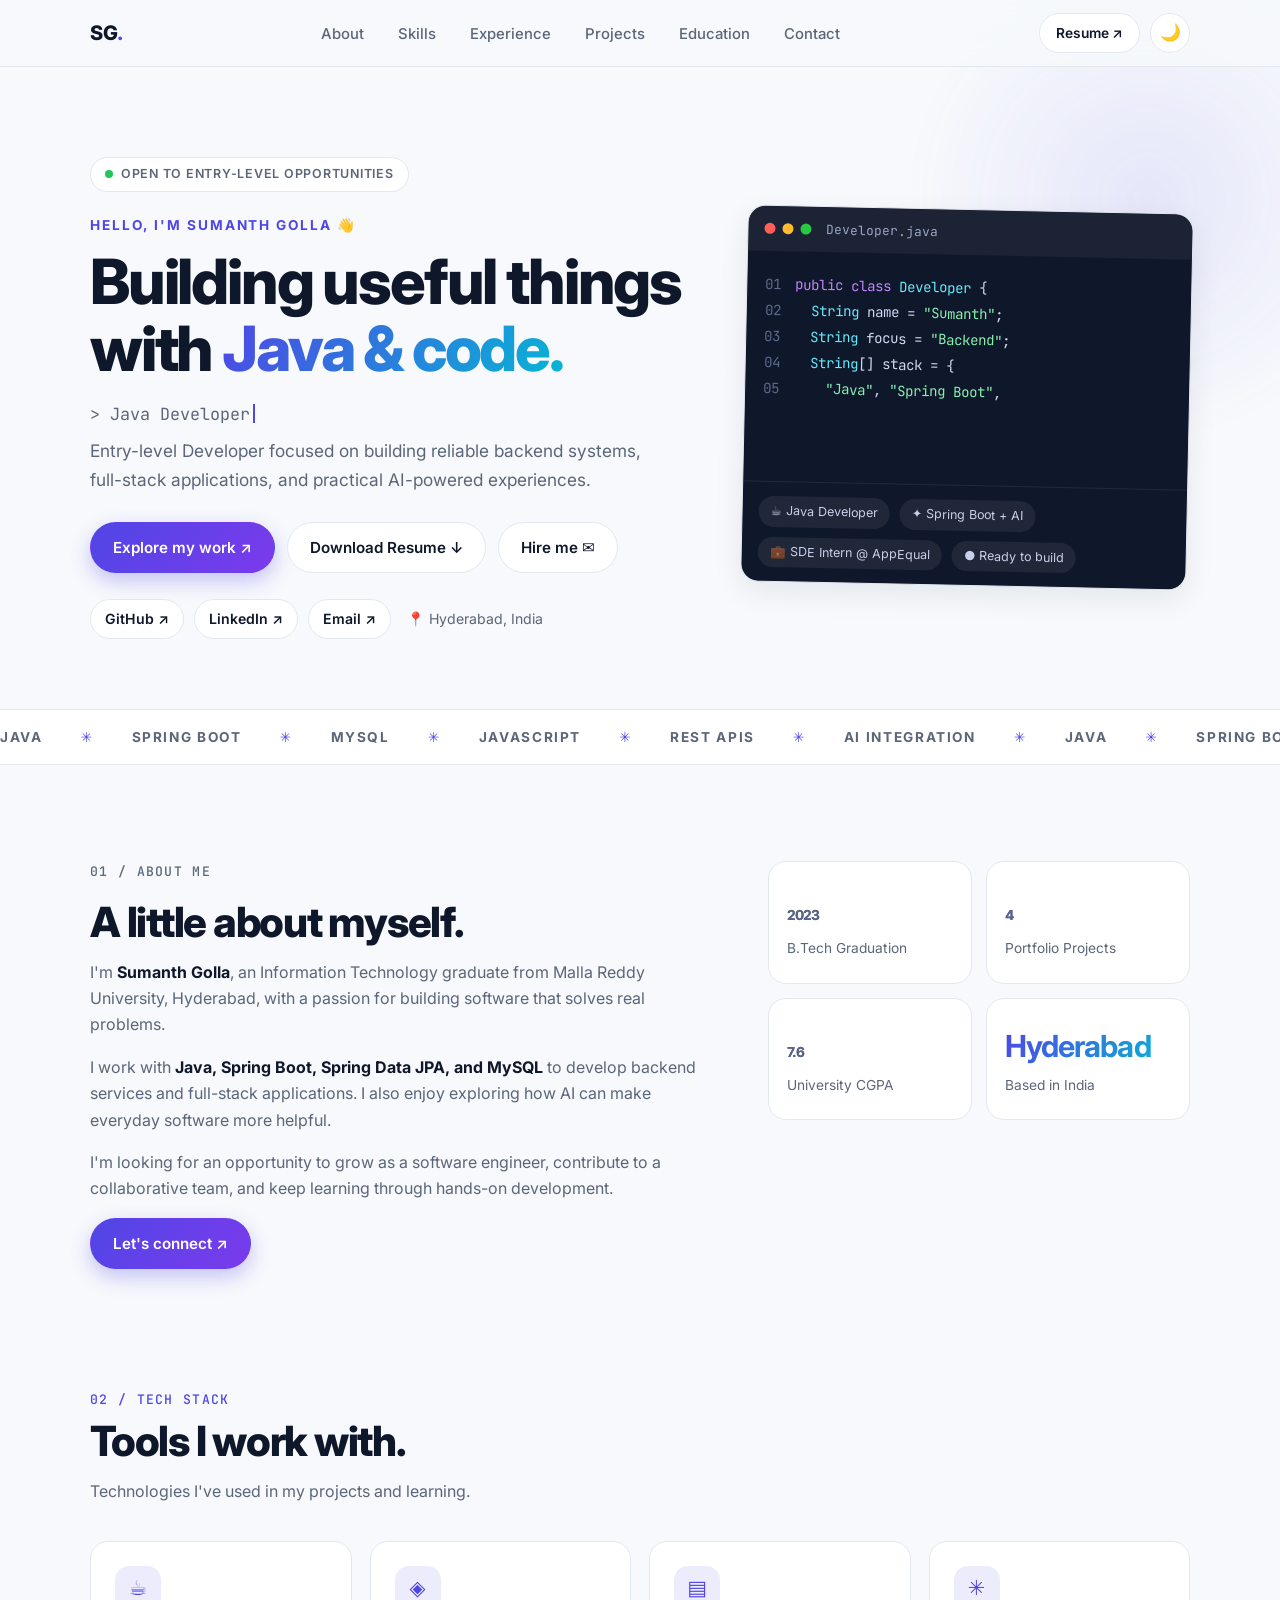
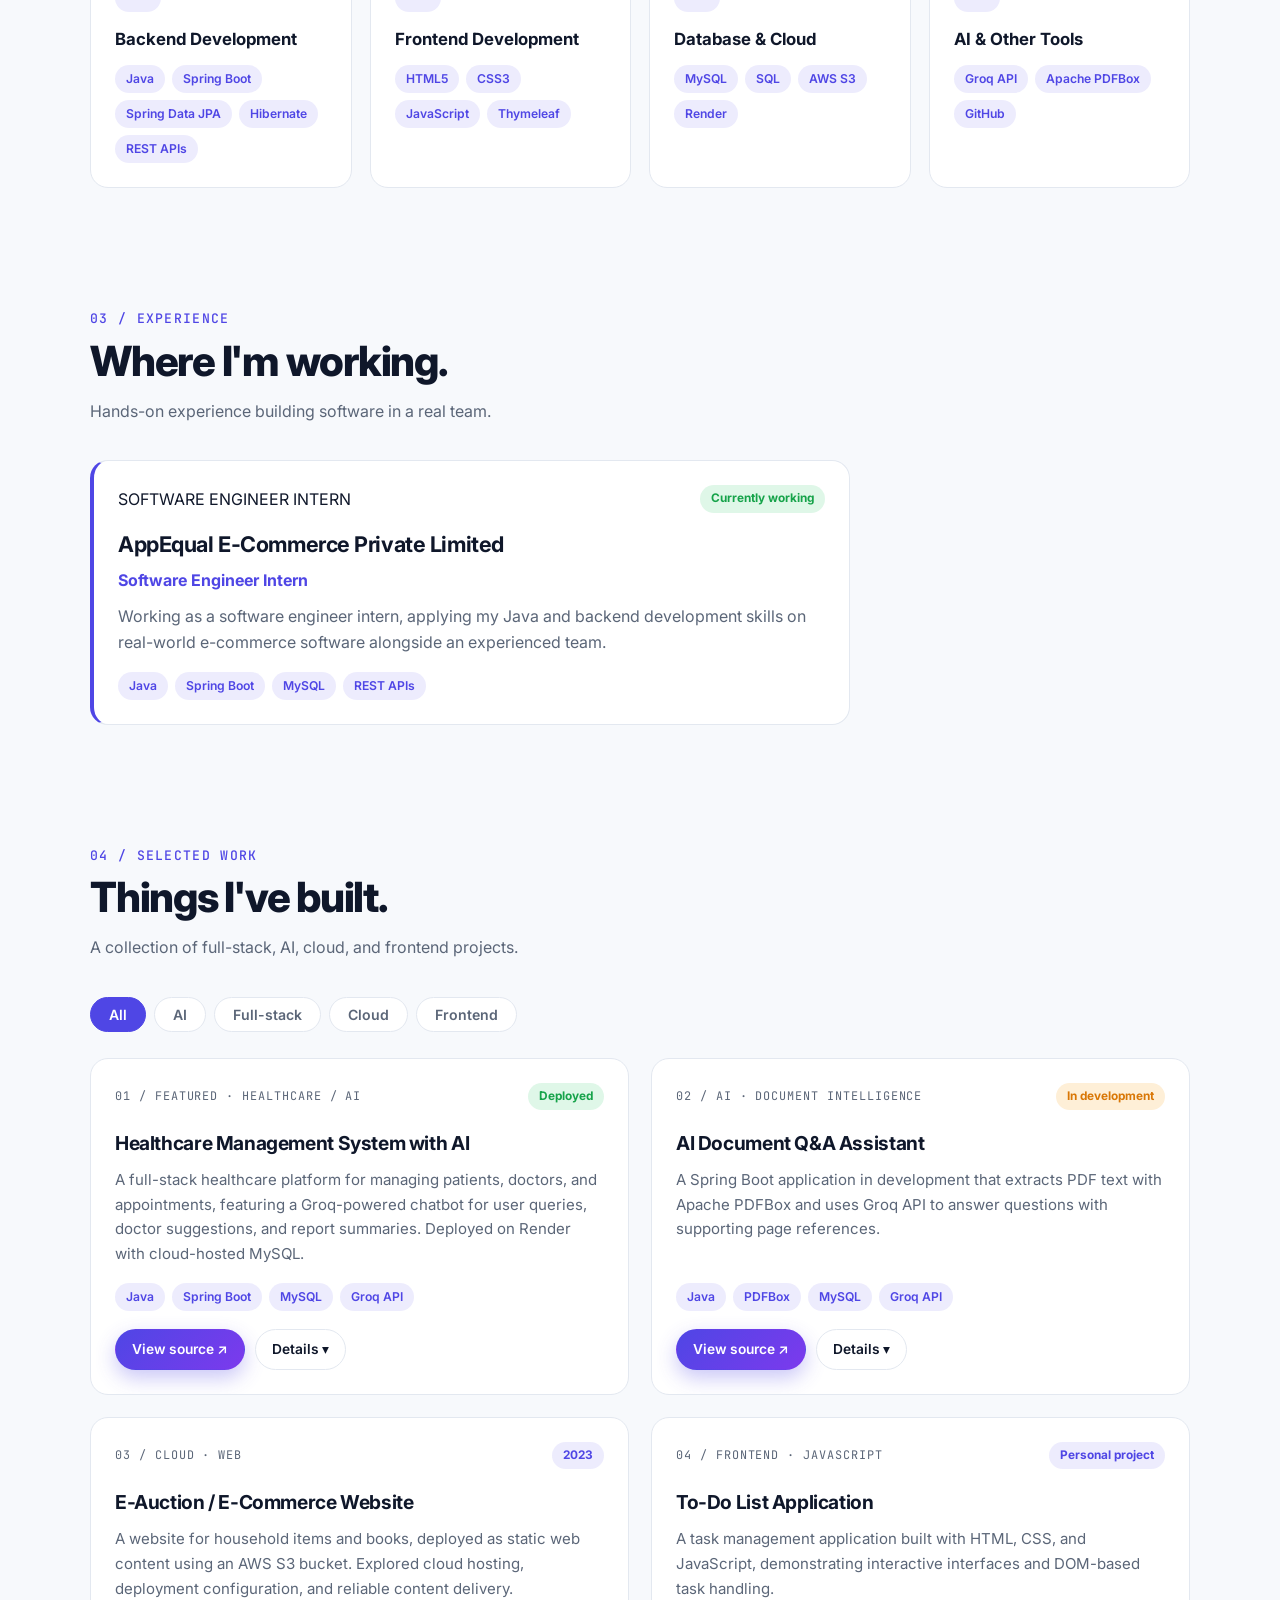
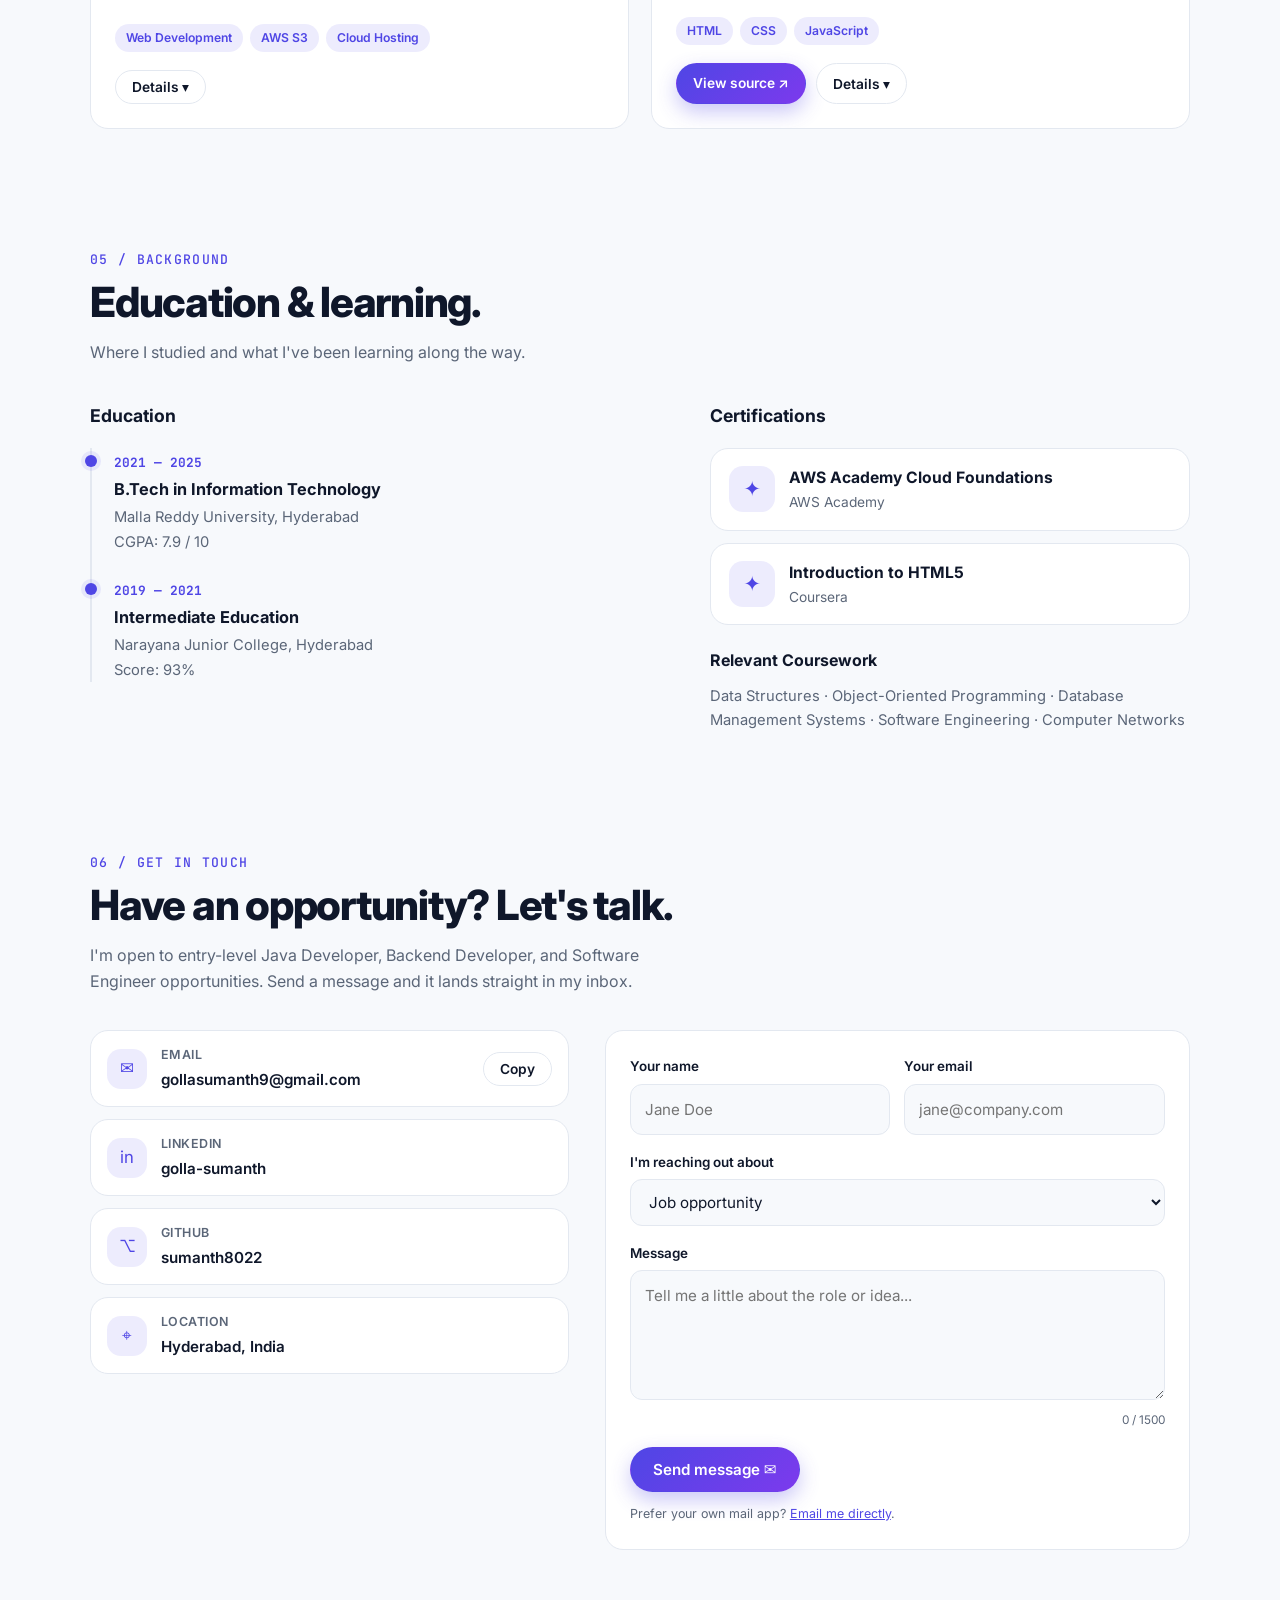
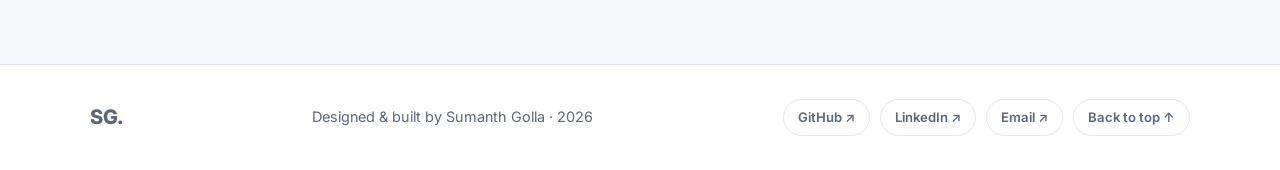
<file: index.html>
<!DOCTYPE html>
<html lang="en" data-theme="light">
<head>
<meta charset="utf-8">
<meta name="viewport" content="width=device-width, initial-scale=1">
<title>Sumanth Golla | Java Developer</title>
<meta name="description" content="Portfolio of Sumanth Golla, an entry-level Java developer building Spring Boot, MySQL and AI-integrated applications.">
<meta name="theme-color" content="#f7f9fc">
<meta property="og:title" content="Sumanth Golla | Java Developer">
<meta property="og:description" content="Entry-level Java developer building Spring Boot, MySQL and AI-integrated applications.">
<meta property="og:type" content="website">
<link rel="preconnect" href="https://fonts.googleapis.com">
<link rel="preconnect" href="https://fonts.gstatic.com" crossorigin>
<link href="https://fonts.googleapis.com/css2?family=Inter:wght@400;500;600;700;800&family=JetBrains+Mono:wght@400;500&display=swap" rel="stylesheet">
<script>
  // Apply saved theme before paint to avoid a flash
  (function () {
    try {
      var t = localStorage.getItem('theme');
      if (!t) t = window.matchMedia('(prefers-color-scheme: dark)').matches ? 'dark' : 'light';
      document.documentElement.setAttribute('data-theme', t);
    } catch (e) {}
  })();
</script>
<link rel="stylesheet" href="style.css">
</head>
<body id="top">
<a class="skip" href="#main">Skip to content</a>
<div id="progress" aria-hidden="true"></div>

<header class="nav">
  <div class="container nav-inner">
    <a href="#home" class="logo">SG<span>.</span></a>
    <nav id="nav" aria-label="Primary">
      <ul>
        <li><a class="link" href="#about">About</a></li>
        <li><a class="link" href="#skills">Skills</a></li>
        <li><a class="link" href="#experience">Experience</a></li>
        <li><a class="link" href="#projects">Projects</a></li>
        <li><a class="link" href="#education">Education</a></li>
        <li><a class="link" href="#contact">Contact</a></li>
      </ul>
    </nav>
    <div class="nav-actions">
      <a class="btn btn-ghost btn-sm hide-sm" href="assets/Sumanth_Golla_Resume.pdf" target="_blank" rel="noopener">Resume ↗</a>
      <button class="icon-btn" id="themeBtn" aria-label="Toggle dark mode" title="Toggle theme">🌙</button>
      <button class="icon-btn menu-btn" id="menuBtn" aria-label="Open menu" aria-expanded="false">☰</button>
    </div>
  </div>
</header>

<main id="main">
  <!-- HERO -->
  <section class="hero" id="home" style="padding-top:90px">
    <div class="container hero-grid">
      <div>
        <span class="badge"><i class="dot"></i> OPEN TO ENTRY-LEVEL OPPORTUNITIES</span>
        <p class="eyebrow">HELLO, I'M SUMANTH GOLLA 👋</p>
        <h1>Building useful things with <span class="grad">Java &amp; code.</span></h1>
        <div class="typed-line" aria-live="off"><span id="typed"></span><span class="caret"></span></div>
        <p class="lead">Entry-level Developer focused on building reliable backend systems, full-stack applications, and practical AI-powered experiences.</p>
        <div class="cta">
          <a class="btn btn-primary" href="#projects">Explore my work ↗</a>
          <a class="btn btn-ghost" href="assets/Sumanth_Golla_Resume.pdf" download>Download Resume ↓</a>
          <a class="btn btn-ghost" href="#contact">Hire me ✉</a>
        </div>
        <div class="socials">
          <a href="https://github.com/sumanth8022" target="_blank" rel="noopener">GitHub ↗</a>
          <a href="https://www.linkedin.com/in/golla-sumanth/" target="_blank" rel="noopener">LinkedIn ↗</a>
          <a href="#contact">Email ↗</a>
          <span class="loc">📍 Hyderabad, India</span>
        </div>
      </div>

      <div class="code-card" aria-hidden="true">
        <div class="code-top"><i></i><i></i><i></i><span>Developer.java</span></div>
        <pre class="code" id="code"></pre>
        <div class="code-foot">
          <span class="chip">☕ Java Developer</span>
          <span class="chip">✦ Spring Boot + AI</span>
          <span class="chip">💼 SDE Intern @ AppEqual</span>
          <span class="chip" id="runStatus">● Ready to build</span>
        </div>
      </div>
    </div>
  </section>

  <div class="marquee" aria-hidden="true">
    <div class="marquee-track">
      <span>JAVA</span><b>✳</b><span>SPRING BOOT</span><b>✳</b><span>MYSQL</span><b>✳</b><span>JAVASCRIPT</span><b>✳</b><span>REST APIS</span><b>✳</b><span>AI INTEGRATION</span><b>✳</b>
      <span>JAVA</span><b>✳</b><span>SPRING BOOT</span><b>✳</b><span>MYSQL</span><b>✳</b><span>JAVASCRIPT</span><b>✳</b><span>REST APIS</span><b>✳</b><span>AI INTEGRATION</span><b>✳</b>
    </div>
  </div>

  <!-- ABOUT -->
  <section id="about">
    <div class="container about-grid">
      <div class="reveal">
        <p class="sec-label">01 / ABOUT ME</p>
        <h2>A little about myself.</h2>
        <p>I'm <b>Sumanth Golla</b>, an Information Technology graduate from Malla Reddy University, Hyderabad, with a passion for building software that solves real problems.</p>
        <p>I work with <b>Java, Spring Boot, Spring Data JPA, and MySQL</b> to develop backend services and full-stack applications. I also enjoy exploring how AI can make everyday software more helpful.</p>
        <p>I'm looking for an opportunity to grow as a software engineer, contribute to a collaborative team, and keep learning through hands-on development.</p>
        <a class="btn btn-primary" href="#contact">Let's connect ↗</a>
      </div>
      <div class="stats reveal">
        <div class="stat"><b><span class="count-up" data-to="2025" data-plain="1">2025</span></b><span>B.Tech Graduation</span></div>
        <div class="stat"><b><span class="count-up" data-to="4">4</span></b><span>Portfolio Projects</span></div>
        <div class="stat"><b><span class="count-up" data-to="7.9" data-dec="1">7.9</span></b><span>University CGPA</span></div>
        <div class="stat"><b>Hyderabad</b><span>Based in India</span></div>
      </div>
    </div>
  </section>

  <!-- SKILLS -->
  <section id="skills">
    <div class="container">
      <div class="reveal">
        <p class="sec-label">02 / TECH STACK</p>
        <h2>Tools I work with.</h2>
        <p class="sec-sub">Technologies I've used in my projects and learning.</p>
      </div>
      <div class="skills-grid">
        <div class="card reveal"><div class="ic">☕</div><h3>Backend Development</h3>
          <div class="tags"><span class="tag">Java</span><span class="tag">Spring Boot</span><span class="tag">Spring Data JPA</span><span class="tag">Hibernate</span><span class="tag">REST APIs</span></div></div>
        <div class="card reveal"><div class="ic">◈</div><h3>Frontend Development</h3>
          <div class="tags"><span class="tag">HTML5</span><span class="tag">CSS3</span><span class="tag">JavaScript</span><span class="tag">Thymeleaf</span></div></div>
        <div class="card reveal"><div class="ic">▤</div><h3>Database &amp; Cloud</h3>
          <div class="tags"><span class="tag">MySQL</span><span class="tag">SQL</span><span class="tag">AWS S3</span><span class="tag">Render</span></div></div>
        <div class="card reveal"><div class="ic">✳</div><h3>AI &amp; Other Tools</h3>
          <div class="tags"><span class="tag">Groq API</span><span class="tag">Apache PDFBox</span><span class="tag">GitHub</span></div></div>
      </div>
    </div>
  </section>

  <!-- EXPERIENCE -->
  <section id="experience">
    <div class="container">
      <div class="reveal">
        <p class="sec-label">03 / EXPERIENCE</p>
        <h2>Where I'm working.</h2>
        <p class="sec-sub">Hands-on experience building software in a real team.</p>
      </div>
      <div class="card exp reveal">
        <div class="proj-head">
          <span class="kind">SOFTWARE ENGINEER INTERN</span>
          <span class="status live">Currently working</span>
        </div>
        <h3>AppEqual E-Commerce Private Limited</h3>
        <p class="exp-role">Software Engineer Intern</p>
        <p class="exp-desc">Working as a software engineer intern, applying my Java and backend development skills on real-world e-commerce software alongside an experienced team.</p>
        <div class="tags"><span class="tag">Java</span><span class="tag">Spring Boot</span><span class="tag">MySQL</span><span class="tag">REST APIs</span></div>
      </div>
    </div>
  </section>

  <!-- PROJECTS -->
  <section id="projects">
    <div class="container">
      <div class="reveal">
        <p class="sec-label">04 / SELECTED WORK</p>
        <h2>Things I've built.</h2>
        <p class="sec-sub">A collection of full-stack, AI, cloud, and frontend projects.</p>
        <div class="filters" role="tablist" aria-label="Filter projects">
          <button class="filter on" data-f="all">All</button>
          <button class="filter" data-f="ai">AI</button>
          <button class="filter" data-f="fullstack">Full-stack</button>
          <button class="filter" data-f="cloud">Cloud</button>
          <button class="filter" data-f="frontend">Frontend</button>
        </div>
      </div>
      <div class="proj-grid">
        <article class="card proj reveal" data-cat="ai fullstack">
          <div class="proj-head"><span class="kind">01 / FEATURED · HEALTHCARE / AI</span><span class="status live">Deployed</span></div>
          <h3>Healthcare Management System with AI</h3>
          <p>A full-stack healthcare platform for managing patients, doctors, and appointments, featuring a Groq-powered chatbot for user queries, doctor suggestions, and report summaries. Deployed on Render with cloud-hosted MySQL.</p>
          <div class="more">Highlights: patient, doctor and appointment management, an AI chatbot for queries, doctor suggestions, and report summaries.</div>
          <div class="tags"><span class="tag">Java</span><span class="tag">Spring Boot</span><span class="tag">MySQL</span><span class="tag">Groq API</span></div>
          <div class="proj-actions">
            <a class="btn btn-primary btn-sm" href="https://github.com/sumanth8022/HealthCare_AI" target="_blank" rel="noopener">View source ↗</a>
            <button class="btn btn-ghost btn-sm toggle">Details ▾</button>
          </div>
        </article>

        <article class="card proj reveal" data-cat="ai fullstack">
          <div class="proj-head"><span class="kind">02 / AI · DOCUMENT INTELLIGENCE</span><span class="status dev">In development</span></div>
          <h3>AI Document Q&amp;A Assistant</h3>
          <p>A Spring Boot application in development that extracts PDF text with Apache PDFBox and uses Groq API to answer questions with supporting page references.</p>
          <div class="more">Highlights: PDF text extraction, question answering over document content, answers cite supporting page references.</div>
          <div class="tags"><span class="tag">Java</span><span class="tag">PDFBox</span><span class="tag">MySQL</span><span class="tag">Groq API</span></div>
          <div class="proj-actions">
            <a class="btn btn-primary btn-sm" href="https://github.com/sumanth8022/document-chatbot" target="_blank" rel="noopener">View source ↗</a>
            <button class="btn btn-ghost btn-sm toggle">Details ▾</button>
          </div>
        </article>

        <article class="card proj reveal" data-cat="cloud">
          <div class="proj-head"><span class="kind">03 / CLOUD · WEB</span><span class="status old">2023</span></div>
          <h3>E-Auction / E-Commerce Website</h3>
          <p>A website for household items and books, deployed as static web content using an AWS S3 bucket. Explored cloud hosting, deployment configuration, and reliable content delivery.</p>
          <div class="more">Highlights: static hosting on AWS S3, bucket configuration and deployment, introduction to cloud content delivery.</div>
          <div class="tags"><span class="tag">Web Development</span><span class="tag">AWS S3</span><span class="tag">Cloud Hosting</span></div>
          <div class="proj-actions">
            <button class="btn btn-ghost btn-sm toggle">Details ▾</button>
          </div>
        </article>

        <article class="card proj reveal" data-cat="frontend">
          <div class="proj-head"><span class="kind">04 / FRONTEND · JAVASCRIPT</span><span class="status old">Personal project</span></div>
          <h3>To-Do List Application</h3>
          <p>A task management application built with HTML, CSS, and JavaScript, demonstrating interactive interfaces and DOM-based task handling.</p>
          <div class="more">Highlights: add, complete and remove tasks with DOM manipulation and a clean interactive interface.</div>
          <div class="tags"><span class="tag">HTML</span><span class="tag">CSS</span><span class="tag">JavaScript</span></div>
          <div class="proj-actions">
            <a class="btn btn-primary btn-sm" href="https://github.com/sumanth8022/To-Do" target="_blank" rel="noopener">View source ↗</a>
            <button class="btn btn-ghost btn-sm toggle">Details ▾</button>
          </div>
        </article>
      </div>
    </div>
  </section>

  <!-- EDUCATION -->
  <section id="education">
    <div class="container">
      <div class="reveal">
        <p class="sec-label">05 / BACKGROUND</p>
        <h2>Education &amp; learning.</h2>
        <p class="sec-sub">Where I studied and what I've been learning along the way.</p>
      </div>
      <div class="edu-grid">
        <div class="reveal">
          <h3 class="col">Education</h3>
          <div class="timeline">
            <div class="tl"><small>2021 — 2025</small><h4>B.Tech in Information Technology</h4><p>Malla Reddy University, Hyderabad</p><p>CGPA: 7.9 / 10</p></div>
            <div class="tl"><small>2019 — 2021</small><h4>Intermediate Education</h4><p>Narayana Junior College, Hyderabad</p><p>Score: 93%</p></div>
          </div>
        </div>
        <div class="reveal">
          <h3 class="col">Certifications</h3>
          <div class="certs">
            <div class="card cert"><div class="ic">✦</div><div><h4>AWS Academy Cloud Foundations</h4><p>AWS Academy</p></div></div>
            <div class="card cert"><div class="ic">✦</div><div><h4>Introduction to HTML5</h4><p>Coursera</p></div></div>
          </div>
          <h3 class="col" style="font-size:1rem;margin-bottom:10px">Relevant Coursework</h3>
          <p class="course">Data Structures · Object-Oriented Programming · Database Management Systems · Software Engineering · Computer Networks</p>
        </div>
      </div>
    </div>
  </section>

  <!-- CONTACT -->
  <section id="contact">
    <div class="container">
      <div class="reveal">
        <p class="sec-label">06 / GET IN TOUCH</p>
        <h2>Have an opportunity? Let's talk.</h2>
        <p class="sec-sub">I'm open to entry-level Java Developer, Backend Developer, and Software Engineer opportunities. Send a message and it lands straight in my inbox.</p>
      </div>
      <div class="contact-wrap">
        <div class="contact-info reveal">
          <div class="card info-row"><div class="ic">✉</div><div><b>EMAIL</b><span id="emailText">gollasumanth9@gmail.com</span></div><button class="btn btn-ghost btn-sm" id="copyEmail" type="button">Copy</button></div>
          <div class="card info-row"><div class="ic">in</div><div><b>LINKEDIN</b><a href="https://www.linkedin.com/in/golla-sumanth/" target="_blank" rel="noopener"><span>golla-sumanth</span></a></div></div>
          <div class="card info-row"><div class="ic">⌥</div><div><b>GITHUB</b><a href="https://github.com/sumanth8022" target="_blank" rel="noopener"><span>sumanth8022</span></a></div></div>
          <div class="card info-row"><div class="ic">⌖</div><div><b>LOCATION</b><span>Hyderabad, India</span></div></div>
        </div>

        <form class="card reveal" id="contactForm" novalidate>
          <!-- Spam honeypot: real people never fill this -->
          <input class="hp" type="text" name="_honey" tabindex="-1" autocomplete="off" aria-hidden="true">
          <div class="row2">
            <div class="field"><label for="name">Your name</label><input id="name" name="name" type="text" autocomplete="name" placeholder="Jane Doe" required>
              <div class="err-msg">Please enter your name.</div></div>
            <div class="field"><label for="email">Your email</label><input id="email" name="email" type="email" autocomplete="email" placeholder="jane@company.com" required>
              <div class="err-msg">Please enter a valid email address.</div></div>
          </div>
          <div class="field"><label for="topic">I'm reaching out about</label>
            <select id="topic" name="topic">
              <option>Job opportunity</option>
              <option>Internship</option>
              <option>Freelance / project</option>
              <option>Just saying hello</option>
            </select></div>
          <div class="field"><label for="message">Message</label><textarea id="message" name="message" maxlength="1500" placeholder="Tell me a little about the role or idea..." required></textarea>
            <div class="count"><span id="chars">0</span> / 1500</div>
            <div class="err-msg">Please write a short message (at least 10 characters).</div></div>
          <button class="btn btn-primary" id="sendBtn" type="submit"><span class="spin"></span><span id="sendLabel">Send message ✉</span></button>
          <div class="status-box" id="formStatus" role="status" aria-live="polite"></div>
          <p class="form-note">Prefer your own mail app? <a id="mailtoFallback" href="mailto:gollasumanth9@gmail.com">Email me directly</a>.</p>
        </form>
      </div>
    </div>
  </section>
</main>

<footer>
  <div class="container foot">
    <a href="#home" class="logo">SG<span>.</span></a>
    <span>Designed &amp; built by Sumanth Golla · 2026</span>
    <div class="socials">
      <a href="https://github.com/sumanth8022" target="_blank" rel="noopener">GitHub ↗</a>
      <a href="https://www.linkedin.com/in/golla-sumanth/" target="_blank" rel="noopener">LinkedIn ↗</a>
      <a href="#contact">Email ↗</a>
      <a href="#top">Back to top ↑</a>
    </div>
  </div>
</footer>

<button class="icon-btn" id="toTop" aria-label="Back to top">↑</button>
<div id="toast" role="status" aria-live="polite"></div>

<script src="script.js" defer></script>
</body>
</html>
</file>
<file: style.css>
:root {
  --bg: #f7f9fc;
  --bg-2: #ffffff;
  --text: #0f172a;
  --muted: #5b6678;
  --line: #e3e8f0;
  --accent: #4f46e5;
  --accent-2: #06b6d4;
  --accent-soft: rgba(79, 70, 229, .10);
  --shadow: 0 10px 30px rgba(15, 23, 42, .08);
  --code-bg: #0f172a;
  --radius: 18px;
}
[data-theme="dark"] {
  --bg: #0b1020;
  --bg-2: #121935;
  --text: #e8ecf8;
  --muted: #97a3bd;
  --line: #232c4d;
  --accent: #818cf8;
  --accent-2: #22d3ee;
  --accent-soft: rgba(129, 140, 248, .14);
  --shadow: 0 10px 30px rgba(0, 0, 0, .35);
  --code-bg: #070b18;
}
* { box-sizing: border-box; margin: 0; padding: 0; }
html { scroll-behavior: smooth; scroll-padding-top: 80px; }
body {
  font-family: 'Inter', system-ui, -apple-system, 'Segoe UI', sans-serif;
  background: var(--bg);
  color: var(--text);
  line-height: 1.65;
  transition: background .3s, color .3s;
  overflow-x: hidden;
}
a { color: inherit; text-decoration: none; }
img, svg { max-width: 100%; }
.container { width: min(1100px, 92%); margin-inline: auto; }
.skip { position: absolute; left: -999px; top: 8px; background: var(--accent); color: #fff; padding: 8px 14px; border-radius: 8px; z-index: 200; }
.skip:focus { left: 8px; }

/* Scroll progress */
#progress { position: fixed; top: 0; left: 0; height: 3px; width: 0; background: linear-gradient(90deg, var(--accent), var(--accent-2)); z-index: 150; }

/* Nav */
header.nav {
  position: sticky; top: 0; z-index: 100;
  backdrop-filter: blur(14px);
  background: color-mix(in srgb, var(--bg) 80%, transparent);
  border-bottom: 1px solid var(--line);
}
.nav-inner { display: flex; align-items: center; justify-content: space-between; height: 66px; }
.logo { font-weight: 800; font-size: 1.25rem; letter-spacing: -.02em; }
.logo span { color: var(--accent); }
nav ul { display: flex; gap: 6px; list-style: none; align-items: center; }
nav a.link { padding: 8px 14px; border-radius: 999px; font-size: .93rem; color: var(--muted); font-weight: 500; transition: .2s; }
nav a.link:hover, nav a.link.active { color: var(--accent); background: var(--accent-soft); }
.nav-actions { display: flex; gap: 10px; align-items: center; }
.icon-btn {
  width: 40px; height: 40px; border-radius: 50%; border: 1px solid var(--line);
  background: var(--bg-2); color: var(--text); cursor: pointer; font-size: 1.05rem;
  display: grid; place-items: center; transition: .2s;
}
.icon-btn:hover { border-color: var(--accent); transform: translateY(-1px); }
.menu-btn { display: none; }

/* Buttons */
.btn {
  display: inline-flex; align-items: center; gap: 8px; padding: 12px 22px; border-radius: 999px;
  font-weight: 600; font-size: .95rem; border: 1px solid transparent; cursor: pointer; font-family: inherit;
  transition: transform .2s, box-shadow .2s, background .2s;
}
.btn:hover { transform: translateY(-2px); }
.btn-primary { background: linear-gradient(135deg, var(--accent), #7c3aed); color: #fff; box-shadow: 0 8px 20px rgba(79, 70, 229, .3); }
.btn-ghost { background: var(--bg-2); border-color: var(--line); color: var(--text); }
.btn-ghost:hover { border-color: var(--accent); }
.btn-sm { padding: 8px 16px; font-size: .86rem; }
.btn[disabled] { opacity: .7; cursor: wait; transform: none; }

/* Hero */
.hero { padding: 90px 0 70px; position: relative; }
.hero::before {
  content: ""; position: absolute; inset: -20% -10% auto auto; width: 520px; height: 520px; z-index: -1;
  background: radial-gradient(circle, var(--accent-soft), transparent 65%); filter: blur(10px);
}
.hero-grid { display: grid; grid-template-columns: 1.15fr .85fr; gap: 50px; align-items: center; }
.badge {
  display: inline-flex; align-items: center; gap: 8px; padding: 6px 14px; border-radius: 999px;
  border: 1px solid var(--line); background: var(--bg-2); font-size: .78rem; font-weight: 600; letter-spacing: .06em; color: var(--muted);
}
.dot { width: 8px; height: 8px; border-radius: 50%; background: #22c55e; box-shadow: 0 0 0 0 rgba(34, 197, 94, .6); animation: pulse 2s infinite; }
@keyframes pulse { 70% { box-shadow: 0 0 0 9px rgba(34, 197, 94, 0); } 100% { box-shadow: 0 0 0 0 rgba(34, 197, 94, 0); } }
.eyebrow { margin-top: 22px; font-size: .85rem; letter-spacing: .14em; color: var(--accent); font-weight: 700; }
h1 { font-size: clamp(2.3rem, 5.2vw, 3.9rem); line-height: 1.08; letter-spacing: -.035em; margin: 12px 0 18px; font-weight: 800; }
h1 .grad { background: linear-gradient(120deg, var(--accent), var(--accent-2)); -webkit-background-clip: text; background-clip: text; color: transparent; }
.typed-line { font-family: 'JetBrains Mono', monospace; font-size: 1.05rem; color: var(--muted); min-height: 1.7em; margin-bottom: 8px; }
.caret { display: inline-block; width: 2px; height: 1.1em; background: var(--accent); margin-left: 3px; vertical-align: -3px; animation: blink 1s steps(1) infinite; }
@keyframes blink { 50% { opacity: 0; } }
.lead { color: var(--muted); font-size: 1.08rem; max-width: 560px; }
.cta { display: flex; flex-wrap: wrap; gap: 12px; margin: 28px 0 26px; }
.socials { display: flex; flex-wrap: wrap; gap: 10px; align-items: center; }
.socials a { font-size: .88rem; font-weight: 600; padding: 7px 14px; border-radius: 999px; border: 1px solid var(--line); background: var(--bg-2); transition: .2s; }
.socials a:hover { border-color: var(--accent); color: var(--accent); }
.loc { color: var(--muted); font-size: .88rem; margin-left: 6px; }

/* Code card */
.code-card { background: var(--code-bg); border-radius: var(--radius); box-shadow: var(--shadow); overflow: hidden; border: 1px solid var(--line); transform: rotate(1.2deg); transition: transform .4s; }
.code-card:hover { transform: rotate(0) translateY(-4px); }
.code-top { display: flex; align-items: center; gap: 7px; padding: 12px 16px; background: rgba(255, 255, 255, .05); }
.code-top i { width: 11px; height: 11px; border-radius: 50%; display: block; }
.code-top i:nth-child(1) { background: #ff5f57; } .code-top i:nth-child(2) { background: #febc2e; } .code-top i:nth-child(3) { background: #28c840; }
.code-top span { margin-left: 8px; color: #9aa6c4; font-family: 'JetBrains Mono', monospace; font-size: .8rem; }
pre.code { padding: 20px 18px; font-family: 'JetBrains Mono', monospace; font-size: .88rem; color: #cfd8f2; line-height: 1.85; min-height: 230px; white-space: pre; overflow-x: auto; }
.k { color: #c084fc; } .s { color: #86efac; } .t { color: #67e8f9; } .n { color: #5d6a8c; user-select: none; margin-right: 14px; }
.code-foot { display: flex; gap: 10px; padding: 14px 16px; border-top: 1px solid rgba(255, 255, 255, .08); flex-wrap: wrap; }
.chip { font-size: .78rem; padding: 5px 12px; border-radius: 999px; background: rgba(255, 255, 255, .07); color: #c7d0ea; }

/* Marquee */
.marquee { border-block: 1px solid var(--line); background: var(--bg-2); overflow: hidden; padding: 16px 0; }
.marquee-track { display: flex; gap: 38px; width: max-content; animation: scroll 28s linear infinite; font-weight: 700; letter-spacing: .12em; font-size: .85rem; color: var(--muted); }
.marquee-track b { color: var(--accent); }
.marquee:hover .marquee-track { animation-play-state: paused; }
@keyframes scroll { to { transform: translateX(-50%); } }

/* Sections */
section { padding: 96px 0 24px; }
.sec-label { font-family: 'JetBrains Mono', monospace; font-size: .82rem; color: var(--accent); letter-spacing: .1em; font-weight: 500; }
h2 { font-size: clamp(1.8rem, 3.6vw, 2.6rem); letter-spacing: -.03em; line-height: 1.15; margin: 8px 0 12px; font-weight: 800; }
.sec-sub { color: var(--muted); max-width: 560px; margin-bottom: 36px; }

/* About */
.about-grid { display: grid; grid-template-columns: 1.2fr .8fr; gap: 44px; align-items: start; }
.about-grid p { color: var(--muted); margin-bottom: 16px; }
.about-grid p b { color: var(--text); }
.stats { display: grid; grid-template-columns: 1fr 1fr; gap: 14px; }
.stat { background: var(--bg-2); border: 1px solid var(--line); border-radius: var(--radius); padding: 22px 18px; transition: .25s; }
.stat:hover { transform: translateY(-4px); box-shadow: var(--shadow); border-color: var(--accent); }
.stat b { display: block; font-size: 1.9rem; letter-spacing: -.03em; background: linear-gradient(120deg, var(--accent), var(--accent-2)); -webkit-background-clip: text; background-clip: text; color: transparent; }
.stat span { color: var(--muted); font-size: .86rem; }

/* Skills */
.skills-grid { display: grid; grid-template-columns: repeat(4, 1fr); gap: 18px; }
.card { background: var(--bg-2); border: 1px solid var(--line); border-radius: var(--radius); padding: 24px; transition: .25s; position: relative; overflow: hidden; }
.card:hover { transform: translateY(-5px); box-shadow: var(--shadow); border-color: var(--accent); }
.card .ic { width: 46px; height: 46px; border-radius: 14px; background: var(--accent-soft); color: var(--accent); display: grid; place-items: center; font-size: 1.3rem; margin-bottom: 14px; }
.card h3 { font-size: 1.05rem; margin-bottom: 12px; }
.tags { display: flex; flex-wrap: wrap; gap: 7px; }
.tag { font-size: .76rem; padding: 4px 11px; border-radius: 999px; background: var(--accent-soft); color: var(--accent); font-weight: 600; transition: .2s; }
.tag:hover { background: var(--accent); color: #fff; }

/* Projects */
.filters { display: flex; flex-wrap: wrap; gap: 8px; margin-bottom: 26px; }
.filter { border: 1px solid var(--line); background: var(--bg-2); color: var(--muted); padding: 8px 18px; border-radius: 999px; font-weight: 600; font-size: .88rem; cursor: pointer; font-family: inherit; transition: .2s; }
.filter:hover { border-color: var(--accent); color: var(--accent); }
.filter.on { background: var(--accent); border-color: var(--accent); color: #fff; }
.proj-grid { display: grid; grid-template-columns: repeat(2, 1fr); gap: 22px; }
.proj { display: flex; flex-direction: column; }
.proj.hide { display: none; }
.proj-head { display: flex; justify-content: space-between; align-items: center; margin-bottom: 14px; gap: 10px; }
.proj .kind { font-family: 'JetBrains Mono', monospace; font-size: .74rem; letter-spacing: .08em; color: var(--muted); }
.status { font-size: .74rem; font-weight: 700; padding: 4px 11px; border-radius: 999px; }
.status.live { background: rgba(34, 197, 94, .14); color: #16a34a; }
.status.dev { background: rgba(245, 158, 11, .16); color: #d97706; }
.status.old { background: var(--accent-soft); color: var(--accent); }
.proj h3 { font-size: 1.2rem; margin: 4px 0 8px; letter-spacing: -.02em; }
.proj p { color: var(--muted); font-size: .94rem; margin-bottom: 16px; flex: 1; }
.proj .tags { margin-bottom: 18px; }
.proj .more { display: none; color: var(--muted); font-size: .9rem; margin-bottom: 14px; padding-top: 12px; border-top: 1px dashed var(--line); }
.proj.open .more { display: block; }
.proj-actions { display: flex; gap: 10px; flex-wrap: wrap; }

/* Experience */
.exp { max-width: 760px; border-left: 4px solid var(--accent); }
.exp h3 { font-size: 1.35rem; letter-spacing: -.02em; margin-bottom: 4px; }
.exp-role { color: var(--accent); font-weight: 700; margin-bottom: 10px; }
.exp-desc { color: var(--muted); margin-bottom: 16px; }

/* Education */
.edu-grid { display: grid; grid-template-columns: 1.1fr .9fr; gap: 34px; }
.edu-grid h3.col { font-size: 1.1rem; margin-bottom: 18px; }
.timeline { border-left: 2px solid var(--line); padding-left: 22px; display: grid; gap: 22px; }
.tl { position: relative; }
.tl::before { content: ""; position: absolute; left: -29px; top: 7px; width: 12px; height: 12px; border-radius: 50%; background: var(--accent); box-shadow: 0 0 0 4px var(--accent-soft); }
.tl small { color: var(--accent); font-weight: 700; font-family: 'JetBrains Mono', monospace; font-size: .8rem; }
.tl h4 { font-size: 1.02rem; margin: 2px 0; }
.tl p { color: var(--muted); font-size: .92rem; }
.certs { display: grid; gap: 12px; margin-bottom: 22px; }
.cert { display: flex; gap: 14px; align-items: center; padding: 16px 18px; }
.cert .ic { margin: 0; flex-shrink: 0; }
.cert h4 { font-size: .98rem; } .cert p { color: var(--muted); font-size: .86rem; }
.course { color: var(--muted); font-size: .92rem; }

/* Contact */
.contact-wrap { display: grid; grid-template-columns: .9fr 1.1fr; gap: 36px; align-items: start; }
.contact-info p { color: var(--muted); margin-bottom: 22px; }
.info-row { display: flex; align-items: center; gap: 14px; padding: 14px 16px; margin-bottom: 12px; }
.info-row .ic { margin: 0; width: 40px; height: 40px; font-size: 1.05rem; flex-shrink: 0; }
.info-row b { display: block; font-size: .78rem; color: var(--muted); font-weight: 600; letter-spacing: .04em; }
.info-row span { font-weight: 600; word-break: break-all; font-size: .95rem; }
.info-row button { margin-left: auto; }
form.card:hover { transform: none; }
.field { margin-bottom: 16px; }
.field label { display: block; font-size: .84rem; font-weight: 600; margin-bottom: 6px; }
.field input, .field textarea, .field select {
  width: 100%; padding: 12px 14px; border-radius: 12px; border: 1px solid var(--line);
  background: var(--bg); color: var(--text); font: inherit; font-size: .95rem; transition: .2s;
}
.field textarea { resize: vertical; min-height: 130px; }
.field input:focus, .field textarea:focus, .field select:focus { outline: none; border-color: var(--accent); box-shadow: 0 0 0 4px var(--accent-soft); }
.field.err input, .field.err textarea { border-color: #ef4444; }
.err-msg { color: #ef4444; font-size: .78rem; margin-top: 5px; display: none; }
.field.err .err-msg { display: block; }
.row2 { display: grid; grid-template-columns: 1fr 1fr; gap: 14px; }
.count { text-align: right; font-size: .74rem; color: var(--muted); margin-top: 4px; }
.hp { position: absolute; left: -9999px; opacity: 0; height: 0; width: 0; }
.form-note { font-size: .78rem; color: var(--muted); margin-top: 12px; }
.form-note a { color: var(--accent); text-decoration: underline; }
.status-box { display: none; padding: 14px 16px; border-radius: 12px; font-size: .92rem; margin-top: 16px; font-weight: 500; }
.status-box.ok { display: block; background: rgba(34, 197, 94, .12); color: #16a34a; border: 1px solid rgba(34, 197, 94, .35); }
.status-box.bad { display: block; background: rgba(239, 68, 68, .1); color: #dc2626; border: 1px solid rgba(239, 68, 68, .35); }
.status-box a { text-decoration: underline; }
.spin { width: 16px; height: 16px; border: 2px solid rgba(255, 255, 255, .4); border-top-color: #fff; border-radius: 50%; animation: rot .7s linear infinite; display: none; }
.btn[disabled] .spin { display: inline-block; }
@keyframes rot { to { transform: rotate(360deg); } }

/* Footer */
footer { margin-top: 90px; border-top: 1px solid var(--line); background: var(--bg-2); padding: 34px 0; }
.foot { display: flex; flex-wrap: wrap; justify-content: space-between; align-items: center; gap: 16px; color: var(--muted); font-size: .9rem; }
.foot .socials a { font-size: .82rem; }

#toTop { position: fixed; right: 22px; bottom: 22px; opacity: 0; pointer-events: none; transform: translateY(10px); transition: .3s; z-index: 90; box-shadow: var(--shadow); }
#toTop.show { opacity: 1; pointer-events: auto; transform: none; }
#toast { position: fixed; left: 50%; bottom: 28px; transform: translate(-50%, 30px); background: var(--text); color: var(--bg); padding: 10px 20px; border-radius: 999px; font-size: .88rem; font-weight: 600; opacity: 0; pointer-events: none; transition: .3s; z-index: 200; }
#toast.show { opacity: 1; transform: translate(-50%, 0); }

/* Reveal on scroll */
.reveal { opacity: 0; transform: translateY(26px); transition: opacity .7s ease, transform .7s ease; }
.reveal.in { opacity: 1; transform: none; }

/* Responsive */
@media (max-width: 980px) {
  .hero-grid, .about-grid, .edu-grid, .contact-wrap { grid-template-columns: 1fr; }
  .skills-grid { grid-template-columns: repeat(2, 1fr); }
  .code-card { transform: none; }
}
@media (max-width: 760px) {
  .menu-btn { display: grid; }
  nav { position: absolute; top: 66px; left: 0; right: 0; background: var(--bg); border-bottom: 1px solid var(--line); display: none; padding: 12px 4%; }
  nav.open { display: block; }
  nav ul { flex-direction: column; align-items: stretch; }
  nav a.link { display: block; }
  .hide-sm { display: none; }
  .proj-grid, .skills-grid, .row2 { grid-template-columns: 1fr; }
  .hero { padding-top: 56px; }
  section { padding-top: 72px; }
}
@media (prefers-reduced-motion: reduce) {
  * { animation: none !important; transition: none !important; scroll-behavior: auto !important; }
  .reveal { opacity: 1; transform: none; }
}
</file>
